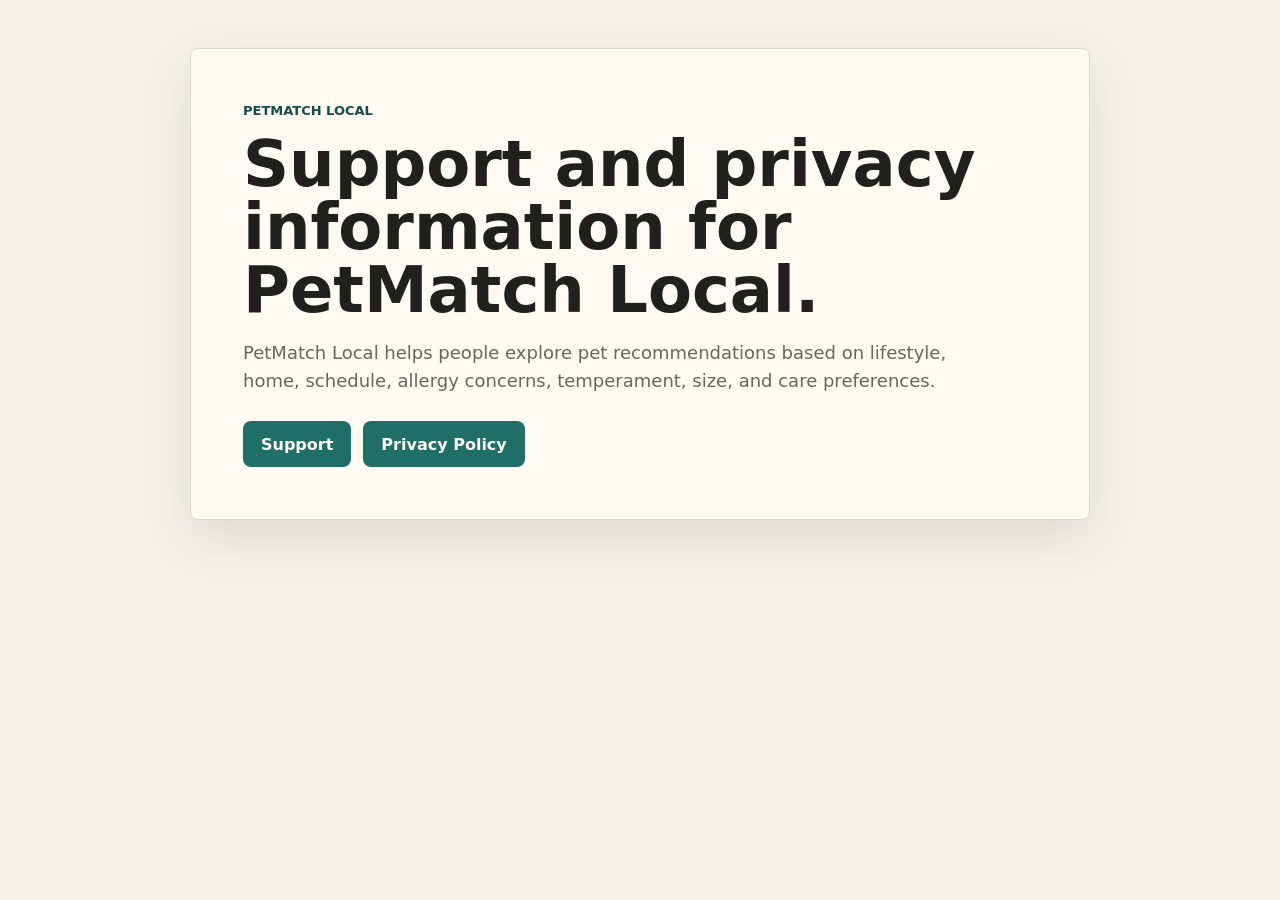
<file: index.html>
<!doctype html>
<html lang="en">
  <head>
    <meta charset="utf-8" />
    <meta name="viewport" content="width=device-width, initial-scale=1" />
    <title>PetMatch Local</title>
    <link rel="stylesheet" href="styles.css" />
  </head>
  <body>
    <main class="page">
      <section class="hero">
        <p class="eyebrow">PetMatch Local</p>
        <h1>Support and privacy information for PetMatch Local.</h1>
        <p>
          PetMatch Local helps people explore pet recommendations based on lifestyle, home,
          schedule, allergy concerns, temperament, size, and care preferences.
        </p>
        <div class="actions">
          <a href="support.html">Support</a>
          <a href="privacy.html">Privacy Policy</a>
        </div>
      </section>
    </main>
  </body>
</html>
</file>
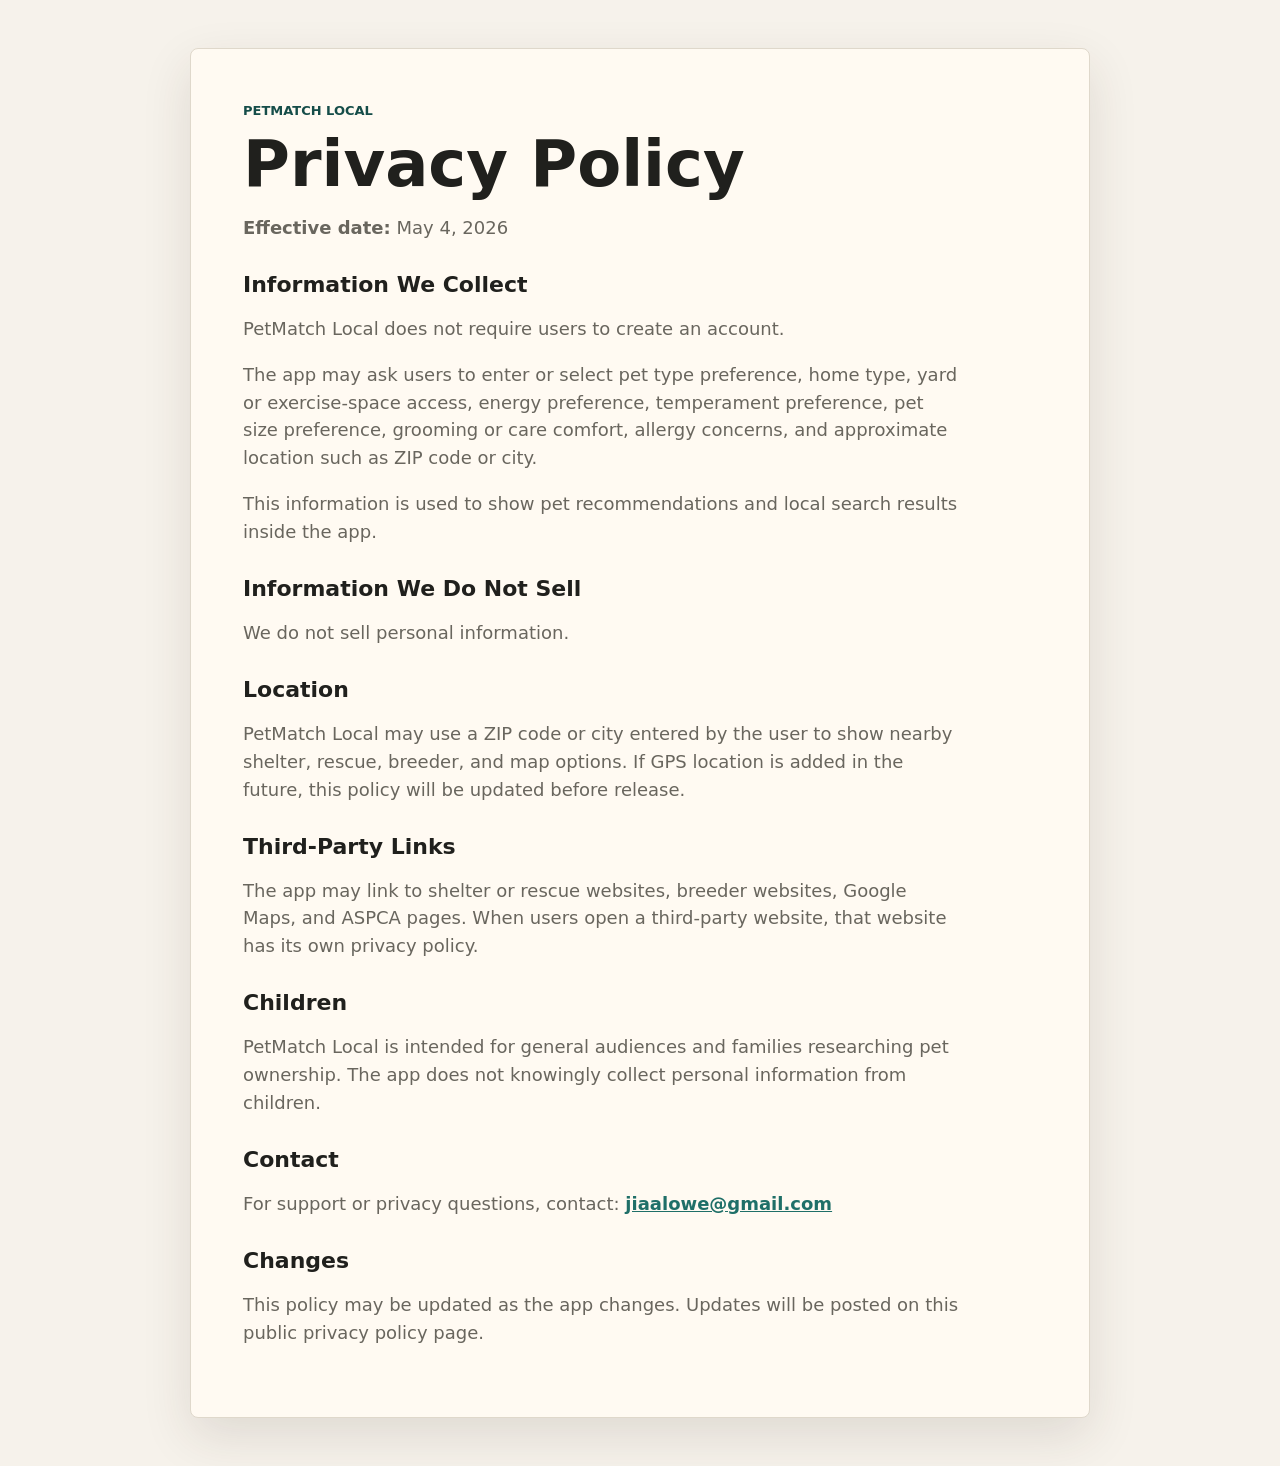
<file: privacy.html>
<!doctype html>
<html lang="en">
  <head>
    <meta charset="utf-8" />
    <meta name="viewport" content="width=device-width, initial-scale=1" />
    <title>PetMatch Local Privacy Policy</title>
    <link rel="stylesheet" href="styles.css" />
  </head>
  <body>
    <main class="page">
      <article class="document">
        <p class="eyebrow">PetMatch Local</p>
        <h1>Privacy Policy</h1>
        <p><strong>Effective date:</strong> May 4, 2026</p>

        <h2>Information We Collect</h2>
        <p>PetMatch Local does not require users to create an account.</p>
        <p>
          The app may ask users to enter or select pet type preference, home type, yard or
          exercise-space access, energy preference, temperament preference, pet size preference,
          grooming or care comfort, allergy concerns, and approximate location such as ZIP code
          or city.
        </p>
        <p>
          This information is used to show pet recommendations and local search results inside
          the app.
        </p>

        <h2>Information We Do Not Sell</h2>
        <p>We do not sell personal information.</p>

        <h2>Location</h2>
        <p>
          PetMatch Local may use a ZIP code or city entered by the user to show nearby shelter,
          rescue, breeder, and map options. If GPS location is added in the future, this policy
          will be updated before release.
        </p>

        <h2>Third-Party Links</h2>
        <p>
          The app may link to shelter or rescue websites, breeder websites, Google Maps, and
          ASPCA pages. When users open a third-party website, that website has its own privacy
          policy.
        </p>

        <h2>Children</h2>
        <p>
          PetMatch Local is intended for general audiences and families researching pet ownership.
          The app does not knowingly collect personal information from children.
        </p>

        <h2>Contact</h2>
        <p>
          For support or privacy questions, contact:
          <a href="mailto:jiaalowe@gmail.com">jiaalowe@gmail.com</a>
        </p>

        <h2>Changes</h2>
        <p>
          This policy may be updated as the app changes. Updates will be posted on this public
          privacy policy page.
        </p>
      </article>
    </main>
  </body>
</html>
</file>
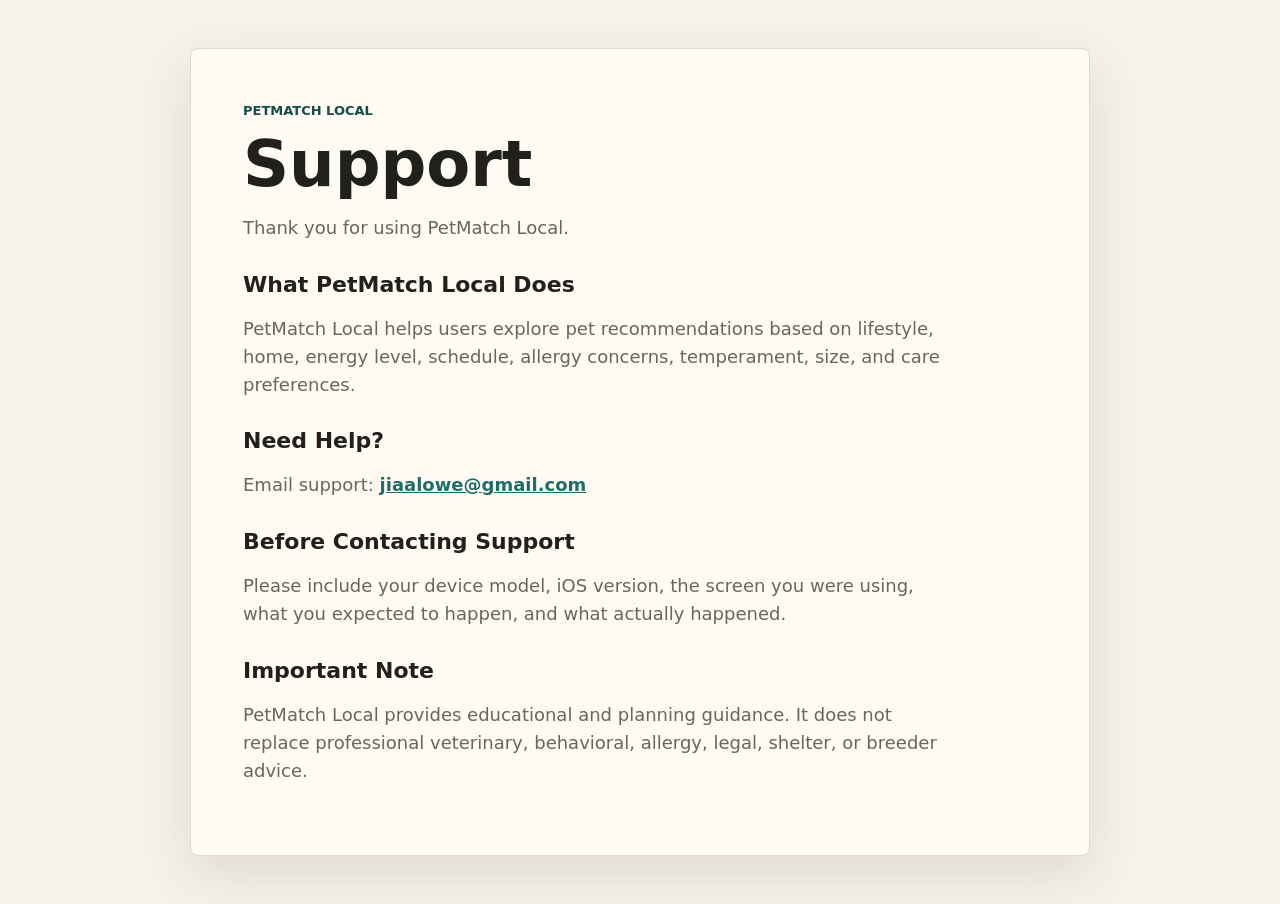
<file: support.html>
<!doctype html>
<html lang="en">
  <head>
    <meta charset="utf-8" />
    <meta name="viewport" content="width=device-width, initial-scale=1" />
    <title>PetMatch Local Support</title>
    <link rel="stylesheet" href="styles.css" />
  </head>
  <body>
    <main class="page">
      <article class="document">
        <p class="eyebrow">PetMatch Local</p>
        <h1>Support</h1>
        <p>Thank you for using PetMatch Local.</p>

        <h2>What PetMatch Local Does</h2>
        <p>
          PetMatch Local helps users explore pet recommendations based on lifestyle, home, energy
          level, schedule, allergy concerns, temperament, size, and care preferences.
        </p>

        <h2>Need Help?</h2>
        <p>
          Email support:
          <a href="mailto:jiaalowe@gmail.com">jiaalowe@gmail.com</a>
        </p>

        <h2>Before Contacting Support</h2>
        <p>Please include your device model, iOS version, the screen you were using, what you expected to happen, and what actually happened.</p>

        <h2>Important Note</h2>
        <p>
          PetMatch Local provides educational and planning guidance. It does not replace
          professional veterinary, behavioral, allergy, legal, shelter, or breeder advice.
        </p>
      </article>
    </main>
  </body>
</html>
</file>
<file: styles.css>
:root {
  color-scheme: light;
  font-family: Inter, ui-sans-serif, system-ui, -apple-system, BlinkMacSystemFont, "Segoe UI", sans-serif;
  color: #20201d;
  background: #f6f2eb;
  --accent: #1f6f68;
  --panel: #fffaf2;
  --muted: #69665e;
  --line: #dfd8cb;
}

* {
  box-sizing: border-box;
}

body {
  margin: 0;
}

a {
  color: var(--accent);
  font-weight: 800;
}

.page {
  width: min(900px, calc(100% - 32px));
  margin: 0 auto;
  padding: 48px 0;
}

.hero,
.document {
  border: 1px solid var(--line);
  border-radius: 8px;
  background: var(--panel);
  padding: clamp(24px, 5vw, 52px);
  box-shadow: 0 18px 50px rgba(54, 43, 31, 0.12);
}

.eyebrow {
  margin: 0 0 12px;
  color: #154d49;
  font-size: 13px;
  font-weight: 900;
  letter-spacing: 0;
  text-transform: uppercase;
}

h1 {
  max-width: 760px;
  margin: 0 0 18px;
  font-size: clamp(34px, 6vw, 64px);
  line-height: 0.98;
}

h2 {
  margin: 30px 0 10px;
  font-size: 22px;
}

p {
  max-width: 720px;
  color: var(--muted);
  font-size: 18px;
  line-height: 1.55;
}

.actions {
  display: flex;
  flex-wrap: wrap;
  gap: 12px;
  margin-top: 26px;
}

.actions a {
  display: inline-flex;
  min-height: 46px;
  align-items: center;
  justify-content: center;
  padding: 0 18px;
  border-radius: 8px;
  background: var(--accent);
  color: #fffaf2;
  text-decoration: none;
}
</file>
